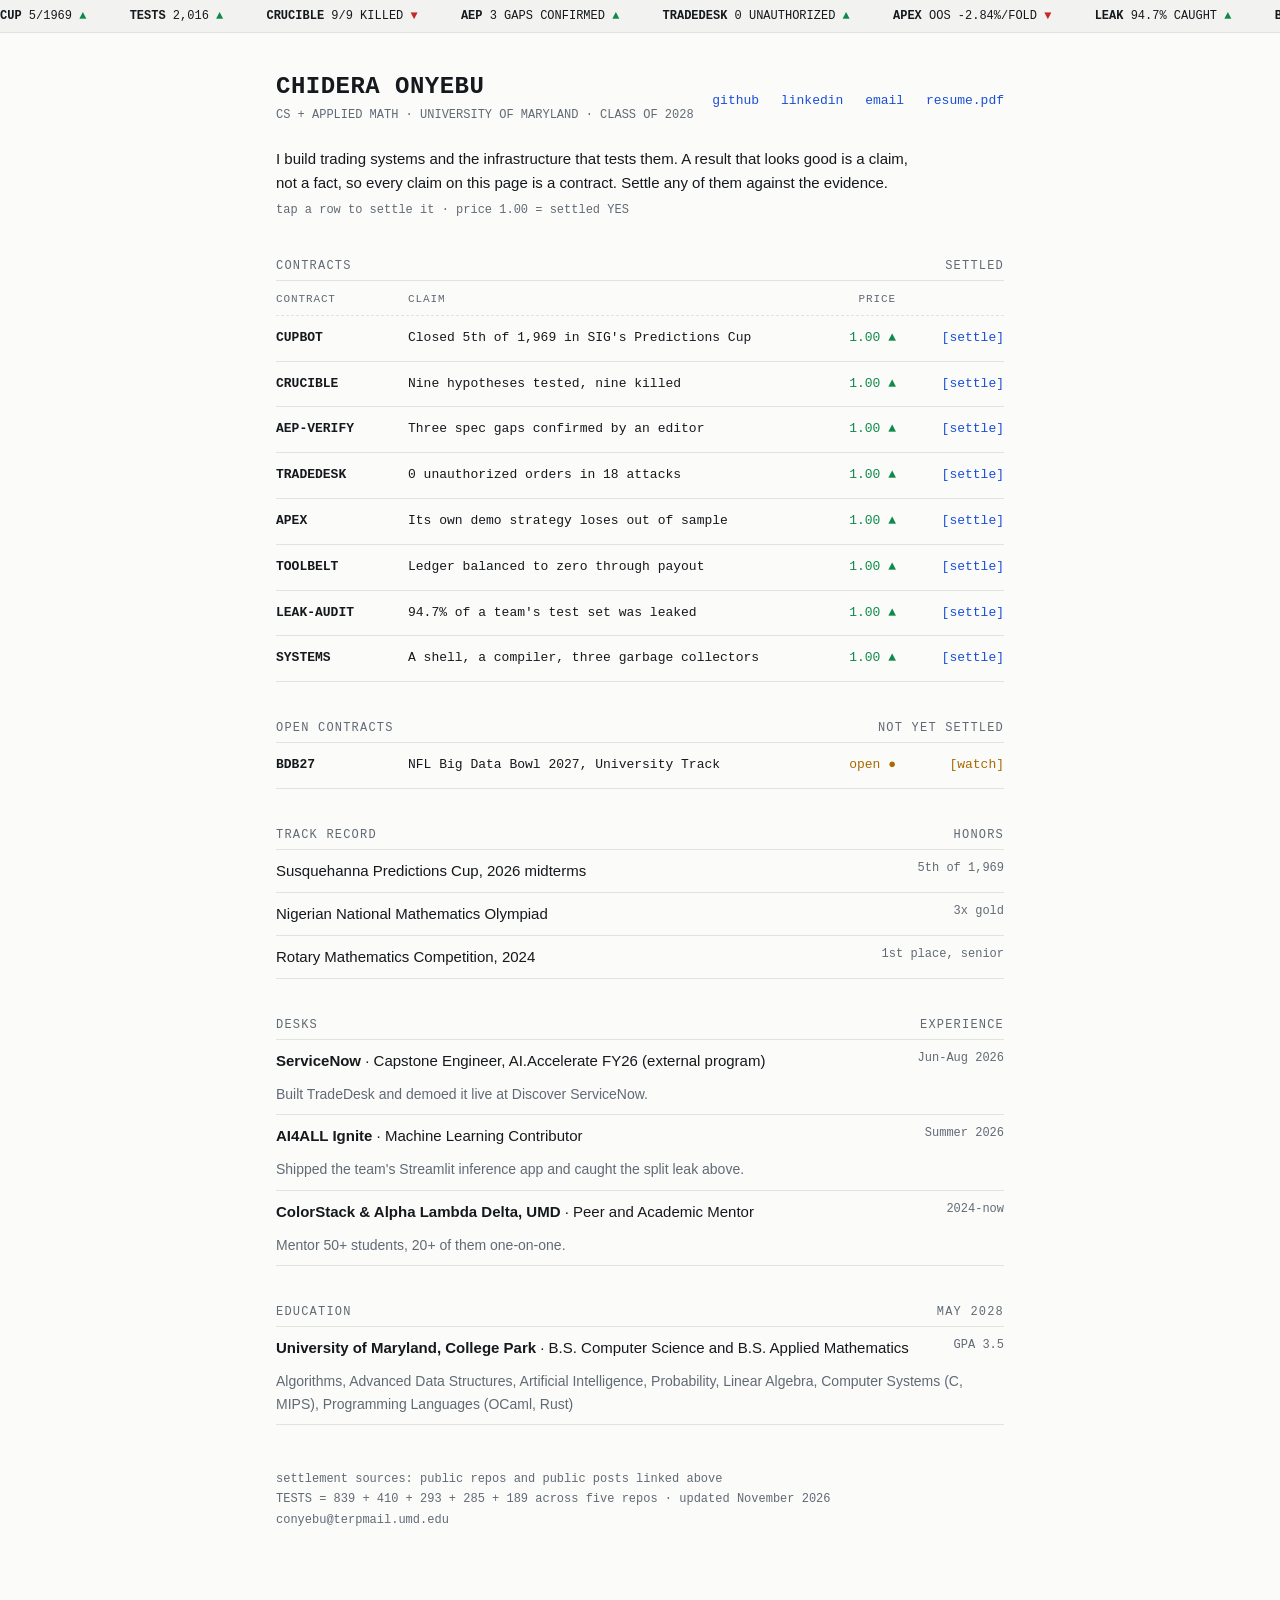
<file: index.html>
<!doctype html>
<html lang="en">
<head>
<meta charset="utf-8">
<meta name="viewport" content="width=device-width, initial-scale=1">
<title>Chidera Onyebu</title>
<meta name="description" content="Chidera Onyebu. CS and Applied Math at the University of Maryland. Trading systems, research infrastructure, and verification. Every claim on this page settles against its evidence.">
<meta property="og:type" content="website">
<meta property="og:title" content="Chidera Onyebu">
<meta property="og:description" content="CS and Applied Math at UMD. Trading systems and verification. Closed 5th of 1,969 in Susquehanna's Predictions Cup.">
<meta property="og:url" content="https://dera219.github.io/dera-portfolio/">
<meta property="og:image" content="https://dera219.github.io/dera-portfolio/assets/og.png">
<meta property="og:image:width" content="1200">
<meta property="og:image:height" content="630">
<meta property="og:image:alt" content="Chidera Onyebu: an order book of settled claims, led by 5th of 1,969 in SIG's Predictions Cup.">
<meta name="twitter:card" content="summary_large_image">
<link rel="icon" href="assets/favicon.svg" type="image/svg+xml">
<meta name="color-scheme" content="dark light">
<style>
:root {
  --bg: #0b0d10;
  --panel: #11151a;
  --fg: #e6e8eb;
  --muted: #8a929c;
  --rule: #1f252d;
  --up: #3ddc84;
  --down: #ff5c5c;
  --amber: #f5b942;
  --link: #7fb2ff;
  --mono: ui-monospace, SFMono-Regular, "SF Mono", Menlo, Consolas, monospace;
  --sans: -apple-system, BlinkMacSystemFont, "Segoe UI", Helvetica, Arial, sans-serif;
}
@media (prefers-color-scheme: light) {
  :root {
    --bg: #fbfbfa;
    --panel: #f2f3f1;
    --fg: #15181c;
    --muted: #616a74;
    --rule: #e1e3e0;
    --up: #0f8a4a;
    --down: #c62828;
    --amber: #a86b00;
    --link: #1a4fd6;
  }
}
* { box-sizing: border-box; }
html { -webkit-text-size-adjust: 100%; }
body { margin: 0; background: var(--bg); color: var(--fg); font: 15px/1.6 var(--sans); }
a { color: var(--link); text-decoration: none; }
a:hover { text-decoration: underline; }
.mono { font-family: var(--mono); }
.up { color: var(--up); }
.down { color: var(--down); }
.amber { color: var(--amber); }
.muted { color: var(--muted); }

/* ticker tape */
.tape { border-bottom: 1px solid var(--rule); background: var(--panel); overflow: hidden; white-space: nowrap; font: 12px/32px var(--mono); }
.tape-track { display: inline-block; animation: tape 48s linear infinite; }
.tape-track > span { margin-right: 36px; }
.tape:hover .tape-track { animation-play-state: paused; }
@keyframes tape { from { transform: translateX(0); } to { transform: translateX(-50%); } }
@media (prefers-reduced-motion: reduce) {
  .tape-track { animation: none; padding-left: 16px; }
  .tape-dup { display: none; }
}

main { max-width: 760px; margin: 0 auto; padding: 40px 16px 72px; }
.head { display: flex; justify-content: space-between; align-items: flex-end; gap: 16px; flex-wrap: wrap; }
h1 { font: 600 24px/1.2 var(--mono); letter-spacing: 0.02em; margin: 0; }
.desk { font: 12px/1.6 var(--mono); color: var(--muted); margin: 4px 0 0; }
.links { font: 13px/1.6 var(--mono); }
.links a { margin-left: 14px; white-space: nowrap; }
.links a:first-child { margin-left: 0; }
.lede { margin: 22px 0 6px; max-width: 640px; }
.rules { font: 12px/1.6 var(--mono); color: var(--muted); margin: 0 0 8px; }

h2 { font: 500 12px/1 var(--mono); letter-spacing: 0.1em; text-transform: uppercase; color: var(--muted); margin: 40px 0 0; padding-bottom: 8px; border-bottom: 1px solid var(--rule); display: flex; justify-content: space-between; }

/* order book rows */
.book { font-family: var(--mono); }
.cols, summary { display: grid; grid-template-columns: 120px 1fr 92px 96px; gap: 12px; align-items: baseline; }
.cols { font-size: 11px; color: var(--muted); letter-spacing: 0.08em; padding: 10px 0 6px; border-bottom: 1px dashed var(--rule); }
details { border-bottom: 1px solid var(--rule); }
summary { list-style: none; cursor: pointer; padding: 12px 0; font-size: 13px; }
summary::-webkit-details-marker { display: none; }
summary:hover { background: var(--panel); }
summary:focus-visible { outline: 1px solid var(--link); outline-offset: 2px; }
.sym { font-weight: 600; }
.px { text-align: right; }
.act { text-align: right; color: var(--link); }
.act::before { content: "[settle]"; }
details[open] .act::before { content: "[settled]"; color: var(--up); }
.open .act::before { content: "[watch]"; color: var(--amber); }
.open[open] .act::before { content: "[open]"; color: var(--amber); }
.evidence { padding: 4px 0 16px; font: 14px/1.6 var(--sans); }
.evidence p { margin: 0 0 8px; }
.evidence dl { margin: 8px 0 0; display: grid; grid-template-columns: 96px 1fr; gap: 2px 12px; font: 12px/1.6 var(--mono); }
.evidence dt { color: var(--muted); }
.evidence dd { margin: 0; }

/* plain lists */
.list { list-style: none; margin: 0; padding: 0; }
.list li { display: flex; justify-content: space-between; gap: 12px; padding: 9px 0; border-bottom: 1px solid var(--rule); flex-wrap: wrap; }
.list .r { font: 12px/1.6 var(--mono); color: var(--muted); }
.list .note { flex-basis: 100%; color: var(--muted); font-size: 14px; margin-top: -2px; }
footer { margin-top: 44px; font: 12px/1.7 var(--mono); color: var(--muted); }

@media (max-width: 560px) {
  .cols { display: none; }
  summary { grid-template-columns: 1fr auto; row-gap: 2px; }
  summary .claim { grid-column: 1 / -1; order: 3; color: var(--fg); }
  summary .px { display: none; }
  .evidence dl { grid-template-columns: 80px 1fr; }
}
</style>
</head>
<body>

<div class="tape" aria-label="Ticker">
  <div class="tape-track mono">
    <span><b>CUP</b> 5/1969 <span class="up">▲</span></span>
    <span><b>TESTS</b> 2,016 <span class="up">▲</span></span>
    <span><b>CRUCIBLE</b> 9/9 KILLED <span class="down">▼</span></span>
    <span><b>AEP</b> 3 GAPS CONFIRMED <span class="up">▲</span></span>
    <span><b>TRADEDESK</b> 0 UNAUTHORIZED <span class="up">▲</span></span>
    <span><b>APEX</b> OOS -2.84%/FOLD <span class="down">▼</span></span>
    <span><b>LEAK</b> 94.7% CAUGHT <span class="up">▲</span></span>
    <span><b>BDB27</b> OPEN <span class="amber">●</span></span>
    <span><b>GPA</b> 3.5</span>
    <span class="tape-dup" aria-hidden="true"><b>CUP</b> 5/1969 <span class="up">▲</span></span>
    <span class="tape-dup" aria-hidden="true"><b>TESTS</b> 2,016 <span class="up">▲</span></span>
    <span class="tape-dup" aria-hidden="true"><b>CRUCIBLE</b> 9/9 KILLED <span class="down">▼</span></span>
    <span class="tape-dup" aria-hidden="true"><b>AEP</b> 3 GAPS CONFIRMED <span class="up">▲</span></span>
    <span class="tape-dup" aria-hidden="true"><b>TRADEDESK</b> 0 UNAUTHORIZED <span class="up">▲</span></span>
    <span class="tape-dup" aria-hidden="true"><b>APEX</b> OOS -2.84%/FOLD <span class="down">▼</span></span>
    <span class="tape-dup" aria-hidden="true"><b>LEAK</b> 94.7% CAUGHT <span class="up">▲</span></span>
    <span class="tape-dup" aria-hidden="true"><b>BDB27</b> OPEN <span class="amber">●</span></span>
    <span class="tape-dup" aria-hidden="true"><b>GPA</b> 3.5</span>
  </div>
</div>

<main>

<header>
  <div class="head">
    <div>
      <h1>CHIDERA ONYEBU</h1>
      <p class="desk">CS + APPLIED MATH · UNIVERSITY OF MARYLAND · CLASS OF 2028</p>
    </div>
    <p class="links">
      <a href="https://github.com/Dera219">github</a>
      <a href="https://www.linkedin.com/in/chideraonyebu">linkedin</a>
      <a href="mailto:conyebu@terpmail.umd.edu">email</a>
      <a href="assets/Chidera-Onyebu-Resume.pdf">resume.pdf</a>
    </p>
  </div>
  <p class="lede">I build trading systems and the infrastructure that tests them. A result that looks good is a claim, not a fact, so every claim on this page is a contract. Settle any of them against the evidence.</p>
  <p class="rules">tap a row to settle it · price 1.00 = settled YES</p>
</header>

<section>
  <h2><span>Contracts</span><span>settled</span></h2>
  <div class="book">
    <div class="cols"><span>CONTRACT</span><span>CLAIM</span><span class="px">PRICE</span><span></span></div>

    <details>
      <summary><span class="sym">CUPBOT</span><span class="claim">Closed 5th of 1,969 in SIG's Predictions Cup</span><span class="px up">1.00 ▲</span><span class="act"></span></summary>
      <div class="evidence">
        <p>API trading bot for Susquehanna's month-long, play-money Predictions Cup on 237 binary midterm contracts. It priced each contract against Kalshi and Polymarket and modeled correlated outcomes with a one-factor Gaussian copula.</p>
        <dl>
          <dt>stack</dt><dd>Python, NumPy</dd>
          <dt>tests</dt><dd>839</dd>
          <dt>source</dt><dd><a href="https://www.linkedin.com/feed/update/urn:li:activity:7527016838375849984/">final leaderboard post</a></dd>
          <dt>settled</dt><dd>Nov 2026</dd>
        </dl>
      </div>
    </details>

    <details>
      <summary><span class="sym">CRUCIBLE</span><span class="claim">Nine hypotheses tested, nine killed</span><span class="px up">1.00 ▲</span><span class="act"></span></summary>
      <div class="evidence">
        <p>Cross-sectional equity research stack over 23.1M rows of CRSP daily data. A causality prover perturbs every observation after t and asserts nothing at or before t moved. Each hypothesis got a stated economic mechanism, and all nine died against Bonferroni bars over a trial ledger.</p>
        <dl>
          <dt>stack</dt><dd>Python, NumPy, polars, CRSP</dd>
          <dt>tests</dt><dd>410</dd>
          <dt>source</dt><dd><a href="https://github.com/Dera219/crucible">github.com/Dera219/crucible</a></dd>
          <dt>settled</dt><dd>Nov 2026</dd>
        </dl>
      </div>
    </details>

    <details>
      <summary><span class="sym">AEP-VERIFY</span><span class="claim">Three spec gaps confirmed by an editor</span><span class="px up">1.00 ▲</span><span class="act"></span></summary>
      <div class="evidence">
        <p>Independent verifier for the A-Comm Evidence Protocol, an open draft for proving what an AI agent bought. Built from the spec, it passes all 55 conformance checks. I attacked a test purchase 22 ways and filed 9 spec issues upstream.</p>
        <dl>
          <dt>stack</dt><dd>Python, Ed25519, RFC 8785</dd>
          <dt>tests</dt><dd>285</dd>
          <dt>source</dt><dd><a href="https://github.com/Dera219/aep-verify">github.com/Dera219/aep-verify</a></dd>
          <dt>settled</dt><dd>Nov 2026</dd>
        </dl>
      </div>
    </details>

    <details>
      <summary><span class="sym">TRADEDESK</span><span class="claim">0 unauthorized orders in 18 attacks</span><span class="px up">1.00 ▲</span><span class="act"></span></summary>
      <div class="evidence">
        <p>LLM paper-trading agent with a structural confirmation gate: the compiled state graph has no trade-to-confirmation edge, and a test asserts its absence. All 18 adversarial evals were checked at the broker. Demoed live at Discover ServiceNow.</p>
        <dl>
          <dt>stack</dt><dd>Python, LangGraph, FastAPI, MCP</dd>
          <dt>tests</dt><dd>293</dd>
          <dt>source</dt><dd><a href="https://github.com/Dera219/tradedesk">github.com/Dera219/tradedesk</a></dd>
          <dt>settled</dt><dd>Aug 2026</dd>
        </dl>
      </div>
    </details>

    <details>
      <summary><span class="sym">APEX</span><span class="claim">Its own demo strategy loses out of sample</span><span class="px up">1.00 ▲</span><span class="act"></span></summary>
      <div class="evidence">
        <p>Event-driven backtester that enforces no-lookahead in the engine: a signal on bar t fills at bar t+1's open. The demo beats buy-and-hold in-sample and loses 2.84% a fold out-of-sample, and I kept it that way, because catching that is the framework's job.</p>
        <dl>
          <dt>stack</dt><dd>Python</dd>
          <dt>tests</dt><dd>189</dd>
          <dt>source</dt><dd><a href="https://github.com/Dera219/apex-trading-agent">github.com/Dera219/apex-trading-agent</a></dd>
          <dt>settled</dt><dd>Aug 2026</dd>
        </dl>
      </div>
    </details>

    <details>
      <summary><span class="sym">TOOLBELT</span><span class="claim">Ledger balanced to zero through payout</span><span class="px up">1.00 ▲</span><span class="act"></span></summary>
      <div class="evidence">
        <p>Two-sided marketplace: a 7,800-line FastAPI/PostgreSQL API and a 4,300-line TypeScript client for Android and web. Every money-moving call is journaled before it is issued, and the double-entry ledger balanced to zero across authorize, capture, and payout in Stripe test mode. Hosting retired in September 2026.</p>
        <dl>
          <dt>stack</dt><dd>FastAPI, PostgreSQL, TypeScript, Stripe</dd>
          <dt>source</dt><dd><a href="https://github.com/Dera219/toolbelt">github.com/Dera219/toolbelt</a></dd>
          <dt>settled</dt><dd>Sep 2026</dd>
        </dl>
      </div>
    </details>

    <details>
      <summary><span class="sym">LEAK-AUDIT</span><span class="claim">94.7% of a team's test set was leaked</span><span class="px up">1.00 ▲</span><span class="act"></span></summary>
      <div class="evidence">
        <p>Found a capture-session leak in a team's Nutrition5k split: 94.7% of test dishes shared a session with a training dish, inflating accuracy 2 to 3 points in controlled runs across 5 seeds and 2 architectures.</p>
        <dl>
          <dt>stack</dt><dd>PyTorch</dd>
          <dt>source</dt><dd><a href="https://github.com/Dera219/ai4all-ml-project">github.com/Dera219/ai4all-ml-project</a></dd>
          <dt>settled</dt><dd>Aug 2026</dd>
        </dl>
      </div>
    </details>

    <details>
      <summary><span class="sym">SYSTEMS</span><span class="claim">A shell, a compiler, three garbage collectors</span><span class="px up">1.00 ▲</span><span class="act"></span></summary>
      <div class="evidence">
        <p>Coursework, kept off GitHub: a UNIX shell executor in C (fork/exec, pipes, dup2 redirection), a compiler toolchain for a C subset in OCaml with a static type checker, and three garbage collectors in Rust.</p>
        <dl>
          <dt>stack</dt><dd>C, OCaml, Rust</dd>
          <dt>settled</dt><dd>2025-2026</dd>
        </dl>
      </div>
    </details>
  </div>
</section>

<section>
  <h2><span>Open contracts</span><span>not yet settled</span></h2>
  <div class="book">
    <details class="open">
      <summary><span class="sym">BDB27</span><span class="claim">NFL Big Data Bowl 2027, University Track</span><span class="px amber">open ●</span><span class="act"></span></summary>
      <div class="evidence">
        <p>Entry submitted in November 2026. Results come out in 2027.</p>
      </div>
    </details>
  </div>
</section>

<section>
  <h2><span>Track record</span><span>honors</span></h2>
  <ul class="list">
    <li><span>Susquehanna Predictions Cup, 2026 midterms</span><span class="r">5th of 1,969</span></li>
    <li><span>Nigerian National Mathematics Olympiad</span><span class="r">3x gold</span></li>
    <li><span>Rotary Mathematics Competition, 2024</span><span class="r">1st place, senior</span></li>
  </ul>
</section>

<section>
  <h2><span>Desks</span><span>experience</span></h2>
  <ul class="list">
    <li><span><b>ServiceNow</b> · Capstone Engineer, AI.Accelerate FY26 (external program)</span><span class="r">Jun-Aug 2026</span><span class="note">Built TradeDesk and demoed it live at Discover ServiceNow.</span></li>
    <li><span><b>AI4ALL Ignite</b> · Machine Learning Contributor</span><span class="r">Summer 2026</span><span class="note">Shipped the team's Streamlit inference app and caught the split leak above.</span></li>
    <li><span><b>ColorStack &amp; Alpha Lambda Delta, UMD</b> · Peer and Academic Mentor</span><span class="r">2024-now</span><span class="note">Mentor 50+ students, 20+ of them one-on-one.</span></li>
  </ul>
</section>

<section>
  <h2><span>Education</span><span>May 2028</span></h2>
  <ul class="list">
    <li><span><b>University of Maryland, College Park</b> · B.S. Computer Science and B.S. Applied Mathematics</span><span class="r">GPA 3.5</span><span class="note">Algorithms, Advanced Data Structures, Artificial Intelligence, Probability, Linear Algebra, Computer Systems (C, MIPS), Programming Languages (OCaml, Rust)</span></li>
  </ul>
</section>

<footer>
  settlement sources: public repos and public posts linked above<br>
  TESTS = 839 + 410 + 293 + 285 + 189 across five repos · updated November 2026<br>
  conyebu@terpmail.umd.edu
</footer>

</main>
</body>
</html>
</file>
